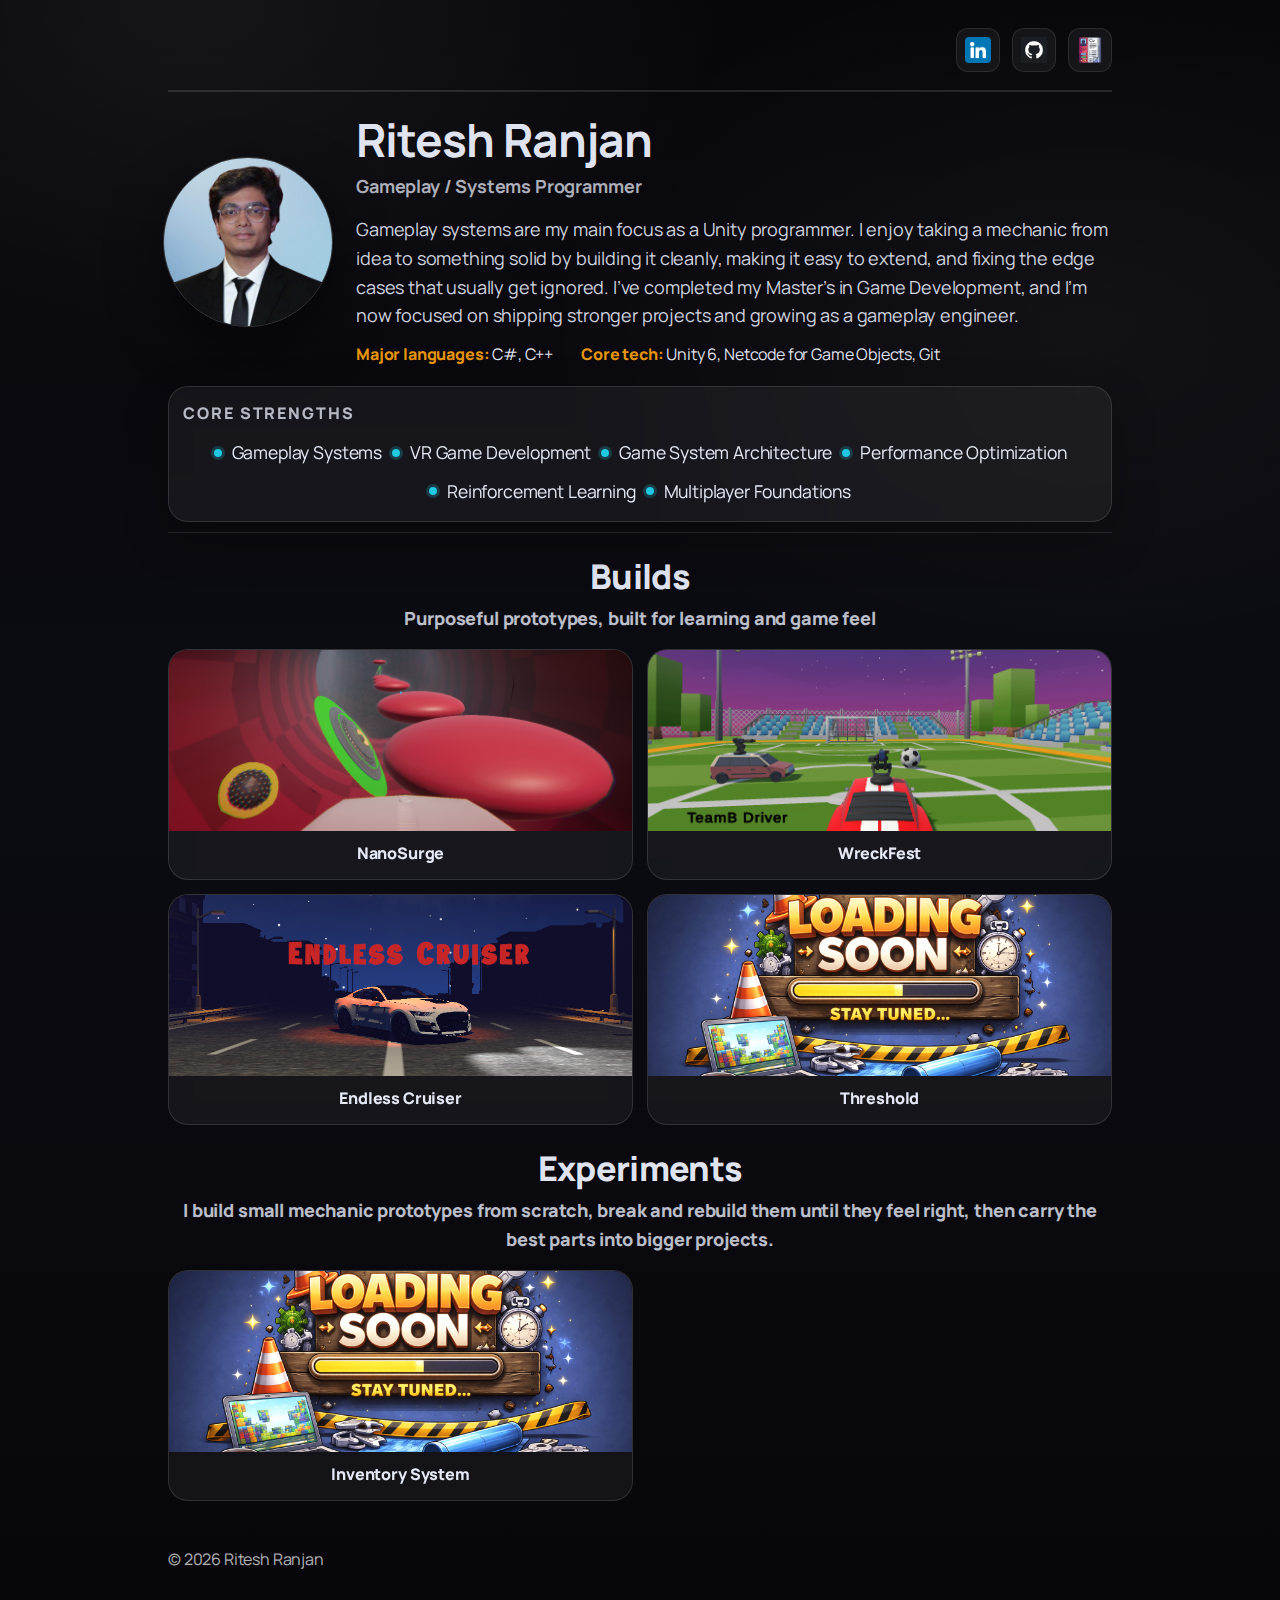
<file: Index.html>
<!doctype html>
<html lang="en">

<head>
  <meta charset="utf-8" />
  <meta name="viewport" content="width=device-width, initial-scale=1" />
  <title>Ritesh Ranjan — Game Developer Portfolio</title>
  <meta name="description" content="Gameplay / Systems Programmer — Unity, C# — Projects, experiments, and resume." />
  <link rel="preconnect" href="https://fonts.googleapis.com">
  <link rel="preconnect" href="https://fonts.gstatic.com" crossorigin>
  <link href="https://fonts.googleapis.com/css2?family=Manrope:wght@400;500;600;700;800&display=swap" rel="stylesheet">
  <link rel="stylesheet" href="style.css" />

</head>

<body>
  <div class="page">
    <header class="topbar">
      <div class="icon-row" aria-label="Social links">
        <a class="icon-link" href="https://www.linkedin.com/in/YOUR_LINKEDIN" target="_blank" rel="noreferrer">
          <img src="Assets/linkedin.png" alt="LinkedIn" />
        </a>
        <a class="icon-link" href="#" target="_blank" rel="noreferrer">
          <img src="Assets/icons8-github-48.png" alt="GitHub" />
        </a>
        <a class="icon-link" href="Assets/Ritesh_CV.pdf" target="_blank" rel="noreferrer">
          <img src="Assets/cv.png" alt="Resume PDF" />
        </a>
      </div>
    </header>
    <div class="divider"></div>
    <main id="home" class="content">
      <section id="top" class="hero">
        <div class="hero-left">
          <img class="profile-pic" src="Assets/Yea That's Me.png" alt="Ritesh Ranjan" />
        </div>
        <div class="hero-right">
          <h1>Ritesh Ranjan</h1>
          <p class="subtitle">Gameplay / Systems Programmer</p>

          <p>
            Gameplay systems are my main focus as a Unity programmer. I enjoy taking a mechanic from idea to something
            solid by building it cleanly,
            making it easy to extend, and fixing the edge cases that usually get ignored.
            I’ve completed my Master’s in Game Development, and I’m now focused on shipping stronger projects and
            growing as a gameplay engineer.
          </p>
          <div class="meta-row">
            <div class="meta-item"><span class="meta-label">Major languages:</span> C#, C++</div>
            <div class="meta-item"><span class="meta-label">Core tech:</span> Unity 6, Netcode for Game Objects, Git
            </div>
          </div>
        </div>
      </section>
      <section class="skill-snapshot">
        <div class="skill-title">Core strengths</div>
        <div class="pill-row-index">
          <span class="pill">Gameplay Systems</span>
          <span class="pill">VR Game Development</span>
          <span class="pill">Game System Architecture</span>
          <span class="pill">Performance Optimization</span>
          <span class="pill">Reinforcement Learning</span>
          <span class="pill">Multiplayer Foundations</span>
        </div>
      </section>
      <div class="divider"></div>
      <section id="builds" class="section">
        <h2 class="banner-title">Builds</h2>
        <p class="section-sub">Purposeful prototypes, built for learning and game feel</p>
        <div class="grid">
          <a id="proj-1" class="card" href="project.html?id=nanosurge" rel="noreferrer">
            <img class="thumb" src="Assets/FirstProjectImage.png" alt="NanoSurge" />
            <div class="card-body">
              <div class="card-title">NanoSurge</div>
            </div>
          </a>
          <a id="proj-2" class="card" href="project.html?id=wreckfest" rel="noreferrer">
            <img class="thumb" src="Assets/Wreckfest .png" alt="wreckfest" />
            <div class="card-body">
              <div class="card-title">WreckFest</div>
            </div>
          </a>
          <a id="proj-3" class="card" href="project.html?id=endlesscruiser" target="_blank" rel="noreferrer">
            <img class="thumb" src="Assets/EndlessCruiser.png" alt="endlesscruiser" />
            <div class="card-body">
              <div class="card-title">Endless Cruiser</div>
            </div>
          </a>
          <a id="proj-4" class="card" href="#" data-disabled="true" rel="noreferrer">
            <img class="thumb" src="Assets/Loading Soon.png" alt="Coming Soon" />
            <div class="card-body">
              <div class="card-title">Threshold</div>
            </div>
          </a>
        </div>
      </section>
      <section id="labs" class="section">
        <h2 class="banner-title">Experiments</h2>
        <p class="section-sub">I build small mechanic prototypes from scratch, break and rebuild them until they feel right, then carry the best parts into bigger projects.</p>
        <div class="grid">
          <a id="proj-1" class="card" href="#" data-disabled="true" rel="noreferrer">
            <img class="thumb" src="Assets/Loading Soon.png" alt="Project One thumbnail" />
            <div class="card-body">
              <div class="card-title">Inventory System</div>
            </div>
          </a>
          <!-- <a id="proj-2" class="card" href="project.html?id=wreckfest" rel="noreferrer">
            <img class="thumb" src="Assets/WreckFest.png" alt="Project two thumbnail" />
            <div class="card-body">
              <div class="card-title">WreckFest</div>
            </div>
          </a>
          <a id="proj-3" class="card" href="YOUR_PROJECT_3_LINK" target="_blank" rel="noreferrer">
            <img class="thumb" src="Assets/Endless Cruiser.png" alt="Project three thumbnail" />
            <div class="card-body">
              <div class="card-title">Endless Cruiser</div>
            </div>
          </a>
          <a id="proj-4" class="card" href="YOUR_PROJECT_4_LINK" target="_blank" rel="noreferrer">
            <img class="thumb" src="Assets/DSP.jpg" alt="Project four thumbnail" />
            <div class="card-body">
              <div class="card-title">The Last Illumination</div>
            </div>
          </a> -->
        </div>

      </section>

      <!-- <section id="about" class="about-panel">
        <div class="about-split">
          <div class="about-col">
            <h3>Skills</h3>
            <ul class="skill-list">
              <li><strong>Gameplay systems:</strong> weapofs, projectiles/hitscan, feel tuning</li>
              <li><strong>Architecture:</strong> interfacef, event-driven systems, modular design</li>
              <li><strong>Debugging:</strong> gizmos, overfays, logs</li>
              <li><strong>Optimization:</strong> profilingf GC reduction, frame-time focus</li>
            </ul>
          </div>

          <div class="about-divider" aria-hidden="true"></div>

          <div class="about-col">
            <h3>Tools</h3>
            <div class="pill-row">
              <span class="pill">Unity 6</span>
              <span class="pill">C#</span>
              <span class="pill">Input System</span>
              <span class="pill">Cinemachine</span>
              <span class="pill">Git</span>
              <span class="pill">Netcode (NGO)</span>
              <span class="pill">Profiler</span>
            </div>
          </div>
        </div>
      </section> -->

      <footer class="footer">
        <div>© <span id="year"></span> Ritesh Ranjan</div>
      </footer>
    </main>
  </div>
  <script>
    document.getElementById("year").textContent = new Date().getFullYear();
  </script>
  <script src="index.js"></script>
</body>

</html>
</file>
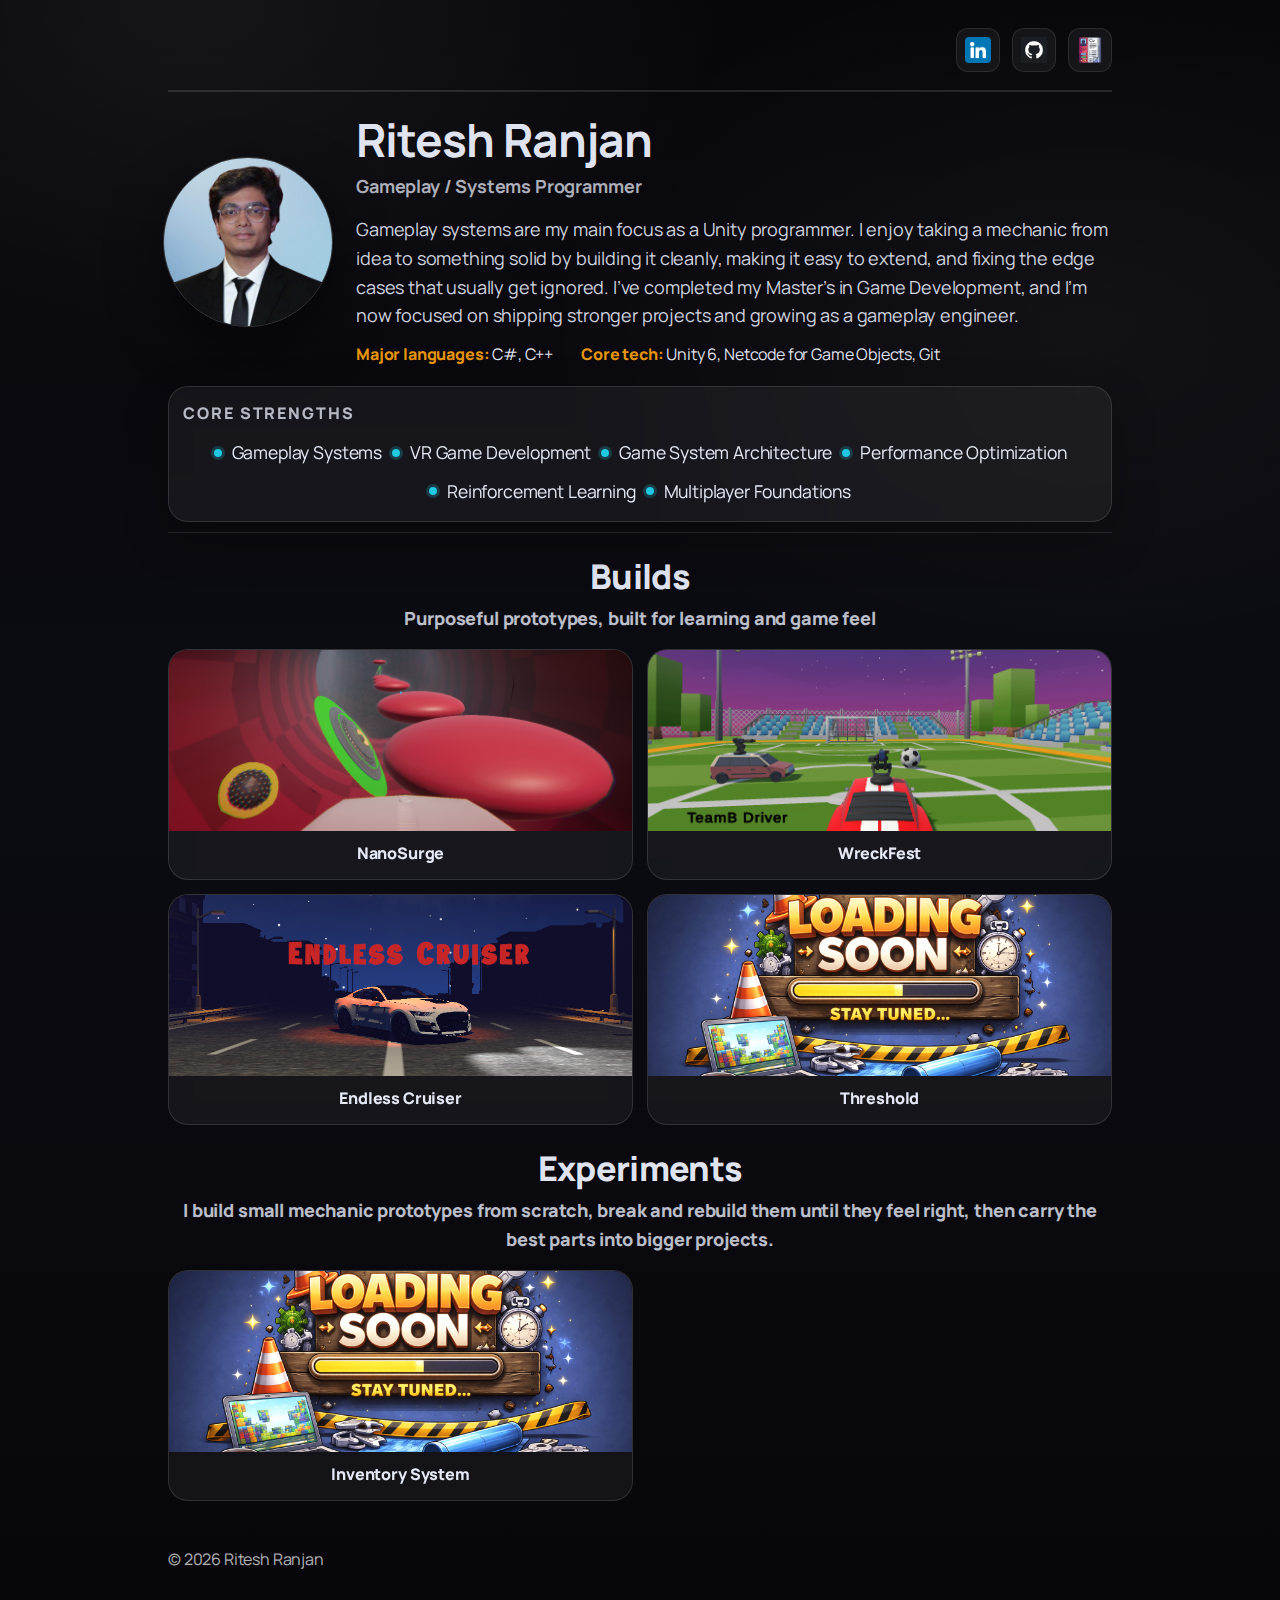
<file: index.html>
<!doctype html>
<html lang="en">

<head>
  <meta charset="utf-8" />
  <meta name="viewport" content="width=device-width, initial-scale=1" />
  <title>Ritesh Ranjan — Game Developer Portfolio</title>
  <meta name="description" content="Gameplay / Systems Programmer — Unity, C# — Projects, experiments, and resume." />
  <link rel="preconnect" href="https://fonts.googleapis.com">
  <link rel="preconnect" href="https://fonts.gstatic.com" crossorigin>
  <link href="https://fonts.googleapis.com/css2?family=Manrope:wght@400;500;600;700;800&display=swap" rel="stylesheet">
  <link rel="stylesheet" href="style.css" />

</head>

<body>
  <div class="page">
    <header class="topbar">
      <div class="icon-row" aria-label="Social links">
        <a class="icon-link" href="https://www.linkedin.com/in/ritesh-ranjan-04a306255/" target="_blank" rel="noreferrer">
          <img src="Assets/linkedin.png" alt="LinkedIn" />
        </a>
        <a class="icon-link" href="https://github.com/Riteshhhh11" target="_blank" rel="noreferrer">
          <img src="Assets/icons8-github-48.png" alt="GitHub" />
        </a>
        <a class="icon-link" href="Assets/Ritesh_CV.pdf" target="_blank" rel="noreferrer">
          <img src="Assets/cv.png" alt="Resume PDF" />
        </a>
      </div>
    </header>
    <div class="divider"></div>
    <main id="home" class="content">
      <section id="top" class="hero">
        <div class="hero-left">
          <img class="profile-pic" src="Assets/Yea That's Me.png" alt="Ritesh Ranjan" />
        </div>
        <div class="hero-right">
          <h1>Ritesh Ranjan</h1>
          <p class="subtitle">Gameplay / Systems Programmer</p>

          <p>
            Gameplay systems are my main focus as a Unity programmer. I enjoy taking a mechanic from idea to something
            solid by building it cleanly,
            making it easy to extend, and fixing the edge cases that usually get ignored.
            I’ve completed my Master’s in Game Development, and I’m now focused on shipping stronger projects and
            growing as a gameplay engineer.
          </p>
          <div class="meta-row">
            <div class="meta-item"><span class="meta-label">Major languages:</span> C#, C++</div>
            <div class="meta-item"><span class="meta-label">Core tech:</span> Unity 6, Netcode for Game Objects, Git
            </div>
          </div>
        </div>
      </section>
      <section class="skill-snapshot">
        <div class="skill-title">Core strengths</div>
        <div class="pill-row-index">
          <span class="pill">Gameplay Systems</span>
          <span class="pill">VR Game Development</span>
          <span class="pill">Game System Architecture</span>
          <span class="pill">Performance Optimization</span>
          <span class="pill">Reinforcement Learning</span>
          <span class="pill">Multiplayer Foundations</span>
        </div>
      </section>
      <div class="divider"></div>
      <section id="builds" class="section">
        <h2 class="banner-title">Builds</h2>
        <p class="section-sub">Purposeful prototypes, built for learning and game feel</p>
        <div class="grid">
          <a id="proj-1" class="card" href="project.html?id=nanosurge" rel="noreferrer">
            <img class="thumb" src="Assets/FirstProjectImage.png" alt="NanoSurge" />
            <div class="card-body">
              <div class="card-title">NanoSurge</div>
            </div>
          </a>
          <a id="proj-2" class="card" href="project.html?id=wreckfest" rel="noreferrer">
            <img class="thumb" src="Assets/Wreckfest .png" alt="wreckfest" />
            <div class="card-body">
              <div class="card-title">WreckFest</div>
            </div>
          </a>
          <a id="proj-3" class="card" href="project.html?id=endlesscruiser" target="_blank" rel="noreferrer">
            <img class="thumb" src="Assets/EndlessCruiser.png" alt="endlesscruiser" />
            <div class="card-body">
              <div class="card-title">Endless Cruiser</div>
            </div>
          </a>
          <a id="proj-4" class="card" href="#" data-disabled="true" rel="noreferrer">
            <img class="thumb" src="Assets/Loading Soon.png" alt="Coming Soon" />
            <div class="card-body">
              <div class="card-title">Threshold</div>
            </div>
          </a>
        </div>
      </section>
      <section id="labs" class="section">
        <h2 class="banner-title">Experiments</h2>
        <p class="section-sub">I build small mechanic prototypes from scratch, break and rebuild them until they feel right, then carry the best parts into bigger projects.</p>
        <div class="grid">
          <a id="proj-1" class="card" href="#" data-disabled="true" rel="noreferrer">
            <img class="thumb" src="Assets/Loading Soon.png" alt="Project One thumbnail" />
            <div class="card-body">
              <div class="card-title">Inventory System</div>
            </div>
          </a>
          <!-- <a id="proj-2" class="card" href="project.html?id=wreckfest" rel="noreferrer">
            <img class="thumb" src="Assets/WreckFest.png" alt="Project two thumbnail" />
            <div class="card-body">
              <div class="card-title">WreckFest</div>
            </div>
          </a>
          <a id="proj-3" class="card" href="YOUR_PROJECT_3_LINK" target="_blank" rel="noreferrer">
            <img class="thumb" src="Assets/Endless Cruiser.png" alt="Project three thumbnail" />
            <div class="card-body">
              <div class="card-title">Endless Cruiser</div>
            </div>
          </a>
          <a id="proj-4" class="card" href="YOUR_PROJECT_4_LINK" target="_blank" rel="noreferrer">
            <img class="thumb" src="Assets/DSP.jpg" alt="Project four thumbnail" />
            <div class="card-body">
              <div class="card-title">The Last Illumination</div>
            </div>
          </a> -->
        </div>

      </section>

      <!-- <section id="about" class="about-panel">
        <div class="about-split">
          <div class="about-col">
            <h3>Skills</h3>
            <ul class="skill-list">
              <li><strong>Gameplay systems:</strong> weapofs, projectiles/hitscan, feel tuning</li>
              <li><strong>Architecture:</strong> interfacef, event-driven systems, modular design</li>
              <li><strong>Debugging:</strong> gizmos, overfays, logs</li>
              <li><strong>Optimization:</strong> profilingf GC reduction, frame-time focus</li>
            </ul>
          </div>

          <div class="about-divider" aria-hidden="true"></div>

          <div class="about-col">
            <h3>Tools</h3>
            <div class="pill-row">
              <span class="pill">Unity 6</span>
              <span class="pill">C#</span>
              <span class="pill">Input System</span>
              <span class="pill">Cinemachine</span>
              <span class="pill">Git</span>
              <span class="pill">Netcode (NGO)</span>
              <span class="pill">Profiler</span>
            </div>
          </div>
        </div>
      </section> -->

      <footer class="footer">
        <div>© <span id="year"></span> Ritesh Ranjan</div>
      </footer>
    </main>
  </div>
  <script>
    document.getElementById("year").textContent = new Date().getFullYear();
  </script>
  <script src="index.js"></script>
</body>

</html>
</file>
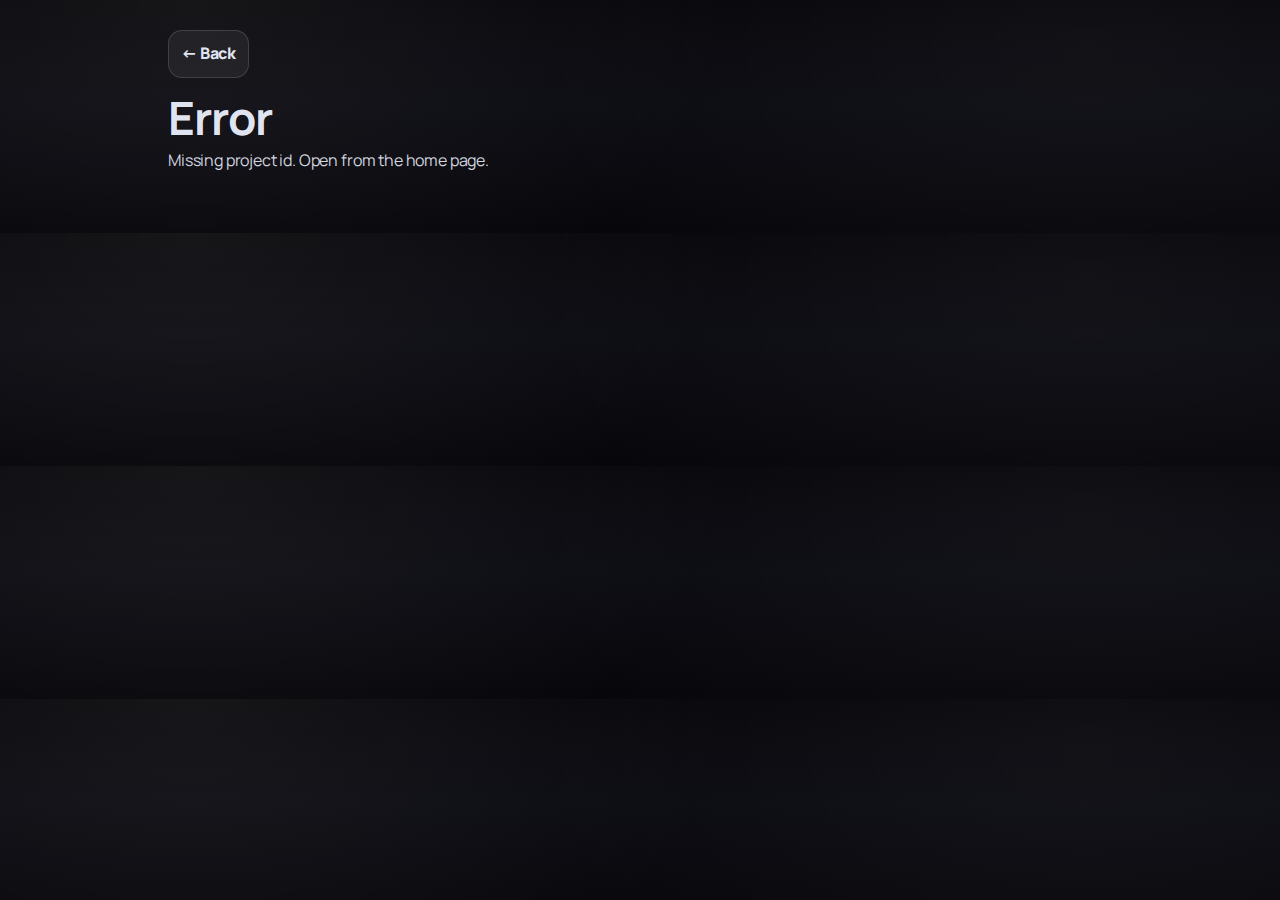
<file: project.html>
<!doctype html>
<html lang="en">
<head>
  <meta charset="utf-8" />
  <meta name="viewport" content="width=device-width, initial-scale=1" />
  <title>Project</title>
  <link rel="stylesheet" href="style.css" />
  <link rel="preconnect" href="https://fonts.googleapis.com">
  <link rel="preconnect" href="https://fonts.gstatic.com" crossorigin>
  <link href="https://fonts.googleapis.com/css2?family=Manrope:wght@400;500;600;700;800&display=swap" rel="stylesheet">
</head>

<body>
  <div class="page">
    <main class="content">
  <div class="project-top">
    <a class="back-btn" href="index.html" aria-label="Back to home">← Back</a>
  </div>

  <!-- Title -->
  <header class="project-header">
    <h1 id="projectTitle" class="project-title">Project Title</h1>
    <p id="projectSubtitle" class="project-subtitle">Subtitle</p>
  </header>

  <!-- HERO IMAGE (centered) -->
  <div class="project-hero-center" id="projectHeroMedia"></div>

  <!-- ABOUT -->
  <section class="project-about">
    <p id="projectOneLiner" class="project-oneliner"></p>

    <div id="projectStack" class="pill-row"></div>
    <div id="projectLinks" class="project-links"></div>
  </section>

  <div class="divider"></div>

  <!-- CONTENT FLOW (media then text, repeated) -->
  <section class="project-flow" id="projectFlow"></section>
  <p id="projectDevlog" class="project-devlog"></p>

  <div class="divider"></div>

  <!-- OPTIONAL GALLERY -->
  <!-- <section>
    <h2 class="section-h2">Gallery</h2>
    <div id="projectGallery" class="gallery"></div>
  </section> -->
</main>
  </div>

  <script src="project.js"></script>
</body>
</html>
</file>
<file: style.css>
:root{
  --bg: #0b1020;          /* deep navy background */
  --bg1:#070a14;
  --bg2:#0b1020;
  --surface: rgba(255,255,255,0.06);
  --card: rgba(255,255,255,0.08);
  --text: rgba(238,242,255,0.96);
  --muted: rgba(238,242,255,0.72);
  --line: rgba(255,255,255,0.12);
  --glass: rgba(255,255,255,0.05);
  --accent: #7c3aed;      /* purple accent */
  --accent2: #22c55e;     /* optional secondary */
  --shadow: 0 18px 50px rgba(0,0,0,0.35);
  --radius: 18px;
  --max: 980px;
  --accent: rgba(34,211,238,0.35);
  --font: "Manrope", system-ui, Segoe UI, Roboto, Arial, sans-serif;
}

*{ box-sizing:border-box; }
html{ margin:0; padding:0;
  scroll-behavior: smooth;
 }

body{
   -webkit-font-smoothing: antialiased;
  -moz-osx-font-smoothing: grayscale;
  text-rendering: optimizeLegibility;
  margin:0;
  Font-family: var(--font);
  color: var(--text);
  background:
    /* radial-gradient(1100px 650px at 12% 0%, rgba(34,211,238,0.28), transparent 60%),
    radial-gradient(900px 600px at 88% 18%, rgba(59,130,246,0.18), transparent 62%), //teal color bg
    linear-gradient(180deg, #050813 0%, #070b17 45%, #040611 100%); */
    
    radial-gradient(900px 600px at 15% 0%, rgba(255,255,255,0.06), transparent 60%),
    radial-gradient(900px 600px at 85% 20%, rgba(255,255,255,0.035), transparent 62%),
    linear-gradient(180deg, #07070b 0%, #0b0b12 45%, #07070b 100%);

  line-height: 1.6;
  letter-spacing: -0.01em;
   scroll-snap-type: y mandatory;
}
h1{
  margin: 12px 0 6px;
  font-size: 46px;
  line-height: 1.05;
  font-weight: 700;
  letter-spacing: -0.02em;
  /* color: var(--highlight);   */
}
.meta-row{
  display: flex;
  gap: 28px;
  flex-wrap: wrap;
  align-items: baseline;
}
.meta-label{
  color: rgba(245,158,11,0.95); /* orange-yellow */
  font-weight: 800;
}

.meta-item{
  white-space: nowrap;     /* keeps label + small lists on one line */
}

@media (max-width: 820px){
  .meta-item{ white-space: normal; } /* allow wrapping on mobile */
}

h2{
  margin: 30px 0 10px;
  font-size: 28px;
  line-height: 1.15;
  font-weight: 900;
  letter-spacing: -0.02em;
}
a{
  color: var(--text);
}
.page{
  max-width: var(--max);
  margin: 0 auto;
  padding: 28px 18px 48px;
}
.divider{
  border-top: 1px solid var(--line);
  margin: 22px 0;
  opacity: 0.9;
}
.topbar{
  display:flex;
  justify-content:flex-end;
  align-items:center;
  gap: 12px;
  padding-bottom: 18px;
  border-bottom: 1px solid var(--line);
}

.icon-row{
  display:flex;
  gap:12px;
  align-items:center;
}
.icon-link img{
  width: 26px;
  height: 26px;
  display:block;
  object-fit: contain;
}
.icon-link{
  display:inline-flex;
  align-items: center;
  justify-content: center;
  padding: 8px;
  width: 44px;
  height: 44px;
  border-radius: 12px;
  border: 1px solid rgba(255,255,255,0.10);
  background: rgba(255,255,255,0.05);
  transition: transform .12s ease, box-shadow .12s ease, border-color .12s ease;
}
.icon-link:hover{
  transform: translateY(-1px);
  box-shadow: var(--shadow);
  border-color: var(--accent);
}

.nav{
  background: #111827; 
  border: none;
  border-radius: 16px;
  padding: 12px 14px;
}
.nav a{ color: #e5e7eb; }

.nav a:hover{ background: rgba(255,255,255,.10); }

.nav-group{ display:flex; flex-direction:column; gap:6px; }
.nav-title{ color: rgba(229,231,235,.7); }
.hero{
  display: grid;
  grid-template-columns: 160px 1fr;
  gap: 28px;
  align-items: center;
}


.hero-left{
  display:flex;
  justify-content:center;
  align-items:center;
}
.hero-right{
  min-width: 0;             
}
.profile-pic{
  width: 170px;
  height: 170px;
  border-radius: 999px;
  object-fit: cover;
  display: block;
  object-position: 50% 35%;
  border: 1px solid rgba(255,255,255,0.18);
  box-shadow: 0 22px 60px rgba(0,0,0,0.45);
}
@media (max-width: 640px){
  .profile-pic{
    width: 120px;
    height: 120px;
  }
}
.hero-right h1{
  margin: 0 0 8px;
}
.hero-right p{
  max-width: 70ch;      
  font-size: large;     
}
.meta{
  color: rgba(238,242,255,0.78);
  font-size: 14px;
  margin-top: 10px;
}

/* Mobile: stack photo above text */
@media (max-width: 640px){
  .hero{
    grid-template-columns: 1fr;
    justify-items: start;
  }
  .profile-pic{
    width: 96px;
    height: 96px;
  }
}

.nav-links{
  display:flex;
  flex-wrap:wrap;
  gap:10px 14px;
}

.divider{
  border-top: 1px solid var(--line);
  margin: 0px 0 22px;
}

.content{ padding-top: 2px; }

.intro h1{
  margin: 0 0 4px;
  font-size: 34px;
  letter-spacing: .2px;
}
.subtitle{
  margin: 0 0 14px;
  color: var(--muted);
  font-weight: 700;
}
p{
  margin: 0 0 12px;
  color: rgba(238,242,255,0.88);
}
.lead{
  margin: 0 0 14px;
  max-width: 70ch;
}
.meta{
  flex-wrap:wrap;
  color: var(--muted);
  font-size: 14px;
}
.meta span{ color: var(--text); font-weight:700; }

.section{ margin-top: 26px; }

.banner{
  width: 50%;
  height: auto;
  display:block;
  margin: 10px 0 14px;
}
.banner-title{
  text-align: center;
  margin: 0 0 10px;
  font-size: 34px;
  font-weight: 950;
  letter-spacing: -0.02em;
  line-height: 1.05;
  /* display: flex;
  justify-content: center;
  align-items: center; */
}
.section-sub{
  /* display: flex;
  justify-content: center;
  align-items: center; */
  text-align: center;
  margin: 0 0 16px;
  color: rgba(238,242,255,0.78);
  max-width: 80ch;
  font-size: large;
  font-weight: 900;
}
.grid{
  display:grid;
  grid-template-columns: repeat(2, minmax(220px, 1fr));
  gap: 14px;
  align-items: start;
}

.card{
  border-radius: 20px;
  border: 1px solid rgba(255,255,255,0.12);
  background: rgba(255,255,255,0.05);
  overflow: hidden;
  text-decoration: none;
  color: var(--text);
  backdrop-filter: blur(10px);
  transition: transform .18s ease, box-shadow .18s ease, border-color .18s ease;
  transform: scale(1);
  position: relative;
}
.card:hover{
  transform: scale(1.02);
  box-shadow: var(--shadow);
  border-color: var(--accent);
  border-radius: 20px;
  border-width: 1px;
  z-index: 3;
}
.thumb{
  width: 100%;
  aspect-ratio: 23 / 9;
  height: auto;           
  object-fit: cover;      
  object-position: center;
  display: block;
}

.thumb-wrap{
  position: relative;
  width: 100%;
  aspect-ratio: 16 / 9;   /* consistent card media shape */
  overflow: hidden;
}

.thumb-title{
  font-size: 18px;
  font-weight: 900;
  letter-spacing: -0.01em;
}
.thumb-overlay{
  padding: 14px 14px 12px;
}
.thumb-sub{
  margin-top: 4px;
  font-size: 13px;
  color: var(--muted);
}
.card-body{
  display: flex;
  justify-content: center;
  align-items: center;
  padding: 10px 14px;
}
.card-title{
  font-weight: 800;
  margin-bottom: 2px;
}
.card-sub{
  color: var(--muted);
  font-size: 13px;
  margin-bottom: 8px;
}
.card-text{
  color: var(--text);
  font-size: 14px;
}

.labs{
  display:grid;
  grid-template-columns: repeat(auto-fit, minmax(260px, 1fr));
  gap: 16px;
}
.lab{
  border-radius: 18px;
  border: 1px solid rgba(255,255,255,0.12);
  background: rgba(255,255,255,0.05);
  backdrop-filter: blur(10px);
  box-shadow: 0 18px 45px rgba(0,0,0,0.25);
  padding: 14px 14px 16px;
  transition: transform .14s ease, box-shadow .14s ease, border-color .14s ease;
}
.lab:hover{
  transform: translateY(-2px);
  box-shadow: 0 22px 55px rgba(0,0,0,0.35);
  border-color: var(--accent);
  border-radius: 20px;
  border-width: 1px;
}
.lab-title{
  font-weight: 900;
  font-size: 18px;
  margin: 0 0 6px;
  color: rgba(238,242,255,0.96);
}
.lab-text{
  margin: 0 0 12px;
  font-size: 14px;
  color: rgba(238,242,255,0.78);
  line-height: 1.45;
}
.lab-links{
  display:flex;
  gap: 12px;
}
.lab-links a{
  text-decoration: none;
  font-weight: 800;
  font-size: 14px;
  color: rgba(238,242,255,0.95);
  padding: 7px 10px;
  border-radius: 999px;
  border: 1px solid rgba(255,255,255,0.14);
  background: rgba(255,255,255,0.06);
  transition: transform .12s ease, box-shadow .12s ease, border-color .12s ease;
}
.lab-links a:hover{
  transform: translateY(-1px);
  box-shadow: 0 14px 35px rgba(0,0,0,0.28);
  border-color: rgba(255,255,255,0.22);
}
.lab a{
  color: var(--text);
  text-decoration: underline;
}
.about-panel, .skills-panel{
  border-radius: 20px;
  border: 1px solid rgba(255,255,255,0.12);
  background: rgba(255,255,255,0.04);
  backdrop-filter: blur(10px);
  box-shadow: 0 18px 45px rgba(0,0,0,0.25);
  padding: 16px 16px 18px;
}
/* Small skills row near intro */
.skill-snapshot{
  margin: 18px 0 10px;
  padding: 14px 14px 16px;
  border-radius: 20px;
  border: 1px solid var(--line);
  background: var(--glass);
  backdrop-filter: blur(10px);
  box-shadow: 0 18px 45px rgba(0,0,0,0.25);
}

.skill-title{
  font-weight: 800;
  letter-spacing: 0.12em;
  font-size: 16px;
  color: rgba(238,242,255,0.75);
  margin-bottom: 12px;
  text-transform: uppercase;
}

.pill-row{
  display:flex;
  justify-content: center;
  align-items: center;
  flex-wrap:wrap;
  gap: 10px 10px;
  font-size: 1.3em;
}
.pill-row-index{
  display:flex;
  justify-content: center;
  align-items: center;
  flex-wrap:wrap;
  gap: 10px 10px;
  font-size: 1.1em;

}
.pill{
  display: inline-flex;
  align-items: center;
  gap: 10px;
}

/* .pill:hover{
  transform: translateY(-1px);
  box-shadow: 0 14px 35px rgba(0,0,0,0.28);
  border-color: rgba(255,255,255,0.22);
  background:
    linear-gradient(180deg, rgba(124,58,237,0.18), rgba(255,255,255,0.06));
} */
.pill::before{
  content: "";
  width: 8px;
  height: 8px;
  min-width: 8px;
  min-height: 8px;
  border-radius: 999px;
  background: rgba(34,211,238,0.95);
  box-shadow: 0 0 0 3px rgba(34,211,238,0.20);
}

/* Full Skills section (different from project cards) */
.skills-panel{
  margin-top: 26px;
  padding: 16px 16px 18px;
  border: 1px solid var(--line);
  border-radius: 18px;
  background:
    radial-gradient(900px 250px at 20% 0%, rgba(37,99,235,.10), transparent 60%),
    rgba(0,0,0,0.015);
}

.skills-head h2{
  margin: 0 0 4px;
  font-size: 22px;
}
.skills-head p{
  margin: 0 0 14px;
  color: var(--muted);
  font-size: 14px;
}

.skills-grid{
  display:grid;
  width: 100%;
  grid-template-columns: repeat(auto-fit, minmax(240px, 1fr));
  gap: 14px;
}

.skills-col{
  padding: 12px 12px 14px;
  border-radius: 16px;
  border: 1px solid var(--line);
  background: rgba(255,255,255,0.65);
}

.skills-col h3{
  margin: 0 0 8px;
  font-size: 15px;
}
.skills-col ul{
  margin: 0;
  padding-left: 18px;
}
.skills-col li{
  margin: 6px 0;
  color: var(--text);
  font-size: 14px;
}

.footer{
  border-top: none;
  margin-top: 28px;
  padding: 18px 0 0;
  color: rgba(255, 255, 255, 0.7);
}
.project-hero{
  display:grid;
  grid-template-columns: 1.2fr 1fr;
  gap: 18px;
  align-items: start;
}

@media (max-width: 820px){
  .project-hero{ grid-template-columns: 1fr; }
}

.project-hero-img{
  width: 100%;
  height: 360px;
  object-fit: cover;
  display:block;
  border-radius: 18px;
  border: 1px solid rgba(255,255,255,0.12);
  background: rgba(255,255,255,0.05);
}

.project-type{
  display:inline-block;
  font-size: 11px;
  letter-spacing: .18em;
  font-weight: 900;
  padding: 6px 10px;
  border-radius: 999px;
  border: 1px solid rgba(255,255,255,0.10);
  background: rgba(255,255,255,0.04);
  color: rgba(238,242,255,0.75);
  margin-bottom: 10px;
}

.project-links{
  display:flex;
  gap: 10px;
  flex-wrap: wrap;
  margin-top: 12px;
}
.project-link-btn{
  display:inline-block;
  padding: 10px 12px;
  border-radius: 14px;
  border: 1px solid rgba(255,255,255,0.16);
  background: rgba(255,255,255,0.08);
  color: rgba(238,242,255,0.96);
  text-decoration:none;
  font-weight: 900;
}

.project-link-btn:hover{
  box-shadow: 0 22px 55px rgba(0,0,0,0.35);
border-color: var(--accent);
}

body.no-scroll{
  overflow: hidden;
}
@media (max-width: 520px){
  .intro h1{ font-size: 28px; }
  .thumb{ height: 140px; }
  .grid{grid-template-columns: 1fr;}
}
/* --- Project page layout --- */
.project-top { margin: 10px 0 18px; }

.back-btn{
  display:inline-block;
  padding: 10px 12px;
  border-radius: 14px;
  border: 1px solid rgba(255,255,255,0.14);
  background: rgba(255,255,255,0.06);
  text-decoration:none;
  font-weight: 900;
  color: rgba(238,242,255,0.95);
}


@media (max-width: 900px){
  .project-hero{ grid-template-columns: 1fr; }
}

.project-hero-media > img,
.project-hero-media > video{
  width:100%;
  height: 360px;
  object-fit: cover;
  border-radius: 18px;
  border: 1px solid rgba(255,255,255,0.12);
  background: rgba(255,255,255,0.05);
  display:block;
}

.project-title{ margin:0 0 8px; }
.project-subtitle{ margin:0 0 10px; opacity: .9; }
.project-oneliner{ margin:0 0 14px; opacity: .9; text-align: center; font-size: 1.3em; }

.project-type{
  display:inline-block;
  font-size: 11px;
  letter-spacing: .18em;
  font-weight: 900;
  padding: 6px 10px;
  border-radius: 999px;
  border: 1px solid rgba(255,255,255,0.10);
  background: rgba(255,255,255,0.04);
  color: rgba(238,242,255,0.75);
  margin-bottom: 10px;
}







.project-section{ margin: 18px 0; }
.section-h2{ margin: 0 0 10px; }

.bullets{ margin: 0; padding-left: 18px; }
.bullets li{ margin: 8px 0; }

/* --- Feature blocks (media + text like your examples) --- */
.feature-stack{
  display:flex;
  flex-direction: column;
  gap: 18px;
}

.feature-row{
  display:grid;
  grid-template-columns: 1.15fr 1fr;
  gap: 16px;
  align-items: center;
  padding: 14px;
  border-radius: 18px;
  border: 1px solid rgba(255,255,255,0.12);
  background: rgba(255,255,255,0.05);
}

.feature-row.reverse{
  grid-template-columns: 1fr 1.15fr;
}

.feature-row.reverse .feature-media{ order: 2; }
.feature-row.reverse .feature-text{ order: 1; }

@media (max-width: 900px){
  .feature-row, .feature-row.reverse{
    grid-template-columns: 1fr;
  }
  .feature-row.reverse .feature-media,
  .feature-row.reverse .feature-text{
    order: initial;
  }
}

.feature-image, .feature-video{
  width: 100%;
  height: 260px;
  object-fit: cover;
  border-radius: 16px;
  border: 1px solid rgba(255,255,255,0.12);
  background: rgba(0,0,0,0.25);
  display:block;
}

.feature-title{
  margin: 0 0 8px;
  font-size: 18px;
  font-weight: 950;
}

.feature-desc{
  margin: 0;
  opacity: .9;
  line-height: 1.55;
}
.project-header{
  text-align: center;
  margin: 10px 0 16px;
}

.project-hero-center{
  display:flex;
  justify-content:center;
  margin: 18px 0 18px;
}

.hero-image{
  width: min(980px, 100%);
  /* height: 360px; */
  object-fit: cover;
  border-radius: 18px;
  border: 1px solid rgba(255,255,255,0.12);
  display:block;
}

.hero-video{
  width: min(980px, 100%);
  height: 420px;
  border-radius: 18px;
  border: 1px solid rgba(255,255,255,0.12);
  background: rgba(0,0,0,0.25);
  display:block;
}

.project-about{
  width: min(980px, 100%);
  margin: 0 auto;
}

.project-oneliner{
  margin: 0 0 12px;
  line-height: 1.6;
  opacity: .95;
}

.project-flow{
  width: min(980px, 100%);
  margin: 0 auto;
  display:flex;
  flex-direction: column;
  gap: 14px;
}
.project-devlog{
  margin: 10px auto 0;
  max-width: 900px;
  text-align: center;
  opacity: 0.9;
}

.devlog-link{
  font-weight: 700;
  text-decoration: underline;
}
.devlog-link:hover{
  opacity: 1;
}

.flow-image{
  width: 100%;
  /* height: 420px; */
  object-fit: cover;
  border-radius: 16px;
  border: 1px solid rgba(255,255,255,0.12);
  display:block;
}

.flow-video{
  width: 100%;
  border-radius: 16px;
  border: 1px solid rgba(255,255,255,0.12);
  background: rgba(0,0,0,0.25);
  display:block;
}

.flow-text{
  padding: 0;   /* no boxes */
  margin: 0 0 6px;
}

.flow-title{
  margin: 4px 0 6px;
  font-size: 1.17rem;
  font-weight: 950;
  text-align: center;
  font-size: 21px;
}

.flow-desc{
  margin: 0;
  opacity: .92;
  line-height: 1.65;
  text-align: center;
  font-size: 1.3rem;
}
.card-disabled{
  cursor: not-allowed;
  opacity: 0.85;
}


.about-split{
  display: grid;
  grid-template-columns: 1fr auto 1fr;
  gap: 22px;
  margin-top: 18px;
  align-items: start;
}

.about-col h3{
  margin: 0 0 10px;
  letter-spacing: .02em;
}

.about-divider{
  width: 1px;
  height: 100%;
  background: rgba(255,255,255,0.10);
  border-radius: 999px;
}

.skill-list{
  margin: 0;
  padding-left: 18px;
  line-height: 1.7;
  opacity: .95;
}

.skill-list li{
  margin: 8px 0;
}
.flow-media-row{
  display: flex;
  gap: 18px;
  justify-content: center;
  align-items: stretch;

  /* controls how "small" the whole pair is */
  max-width: 980px;
  margin: 18px auto;
}

.flow-media-row > *{
  flex: 1 1 0;
  min-width: 0; /* prevents overflow */
}
.flow-devlog{
display: flex;
justify-content: center;
align-items: center;
}
.flow-devlog a{
margin-top: 2px;
color: red;
font-size: large;

}
/* Force equal size + nice crop */
.flow-media-row .flow-image,
.flow-media-row .flow-video{
  width: 100%;
  height: 260px;          /* <-- change this to 220/240/280 as you like */
  object-fit: cover;
  border-radius: 18px;
  display: block;
}
@media (max-width: 720px){
  .flow-media-row{ grid-template-columns: 1fr; }
}
/* Project page: media overlay + side-by-side row */

.flow-media-wrap,
.hero-media-wrap {
  position: relative;
  width: 100%;
}

.media-badge {
  position: absolute;
  top: 12px;
  left: 12px;
  z-index: 2;
  padding: 6px 10px;
  border-radius: 999px;
  font-size: 14px;
  font-weight: 600;
  letter-spacing: 0.2px;
  background: rgba(0,0,0,0.55);
  border: 1px solid rgba(255,255,255,0.16);
  backdrop-filter: blur(10px);
}
/* Media wrapper so badge can sit ON the media */
.hero-media,
.flow-media {
  position: relative;
  overflow: hidden;
  border-radius: 18px;
}

/* Make images/videos behave like “cover” so different sizes still fit nicely */
.hero-image,
.flow-image,
.hero-video,
.flow-video {
  display: block;
  width: 100%;
  height: 100%;
  object-fit: cover;
}

/* Your "In-Engine picture" badge overlay */
.media-badge {
  position: absolute;
  top: 12px;
  left: 12px;
  padding: 6px 10px;
  border-radius: 999px;
  font-size: 13px;
  font-weight: 600;
  color: rgba(255,255,255,0.9);
  background: rgba(0,0,0,0.55);
  border: 1px solid rgba(255,255,255,0.15);
  backdrop-filter: blur(6px);
  -webkit-backdrop-filter: blur(6px);
}

/* Side-by-side media row sizing (smaller + equal) */
.flow-media-row {
  display: grid;
  grid-template-columns: repeat(2, minmax(0, 1fr));
  gap: 18px;
  max-width: 920px;   /* reduce this if you want even smaller */
  margin: 18px auto;
}

.flow-media-row .flow-media {
  aspect-ratio: 16 / 9;   /* keeps both equal height */
}

.flow-media-row {
  display: flex;
  gap: 18px;
  justify-content: center;
  align-items: stretch;
  width: 100%;
}

.flow-media-row .flow-media-wrap {
  flex: 1 1 0;
  max-width: 520px; /* keeps them from becoming huge */
}

/* Make both media equal size inside row */
.flow-media-row .flow-image,
.flow-media-row .flow-video {
  width: 100%;
  aspect-ratio: 16 / 9;
  object-fit: cover;
  border-radius: 18px;
  display: block;
}
/* Only videos/iframes get forced aspect ratio */
.hero-media.is-video,
.flow-media.is-video {
  aspect-ratio: 16 / 9;
}

/* Make video + iframe fill the wrapper */
.hero-media.is-video .hero-video,
.flow-media.is-video .flow-video,
.hero-media.is-video iframe.hero-video,
.flow-media.is-video iframe.flow-video {
  width: 100%;
  height: 100%;
  display: block;
}

/* Remove the fixed height ONLY for video elements */
video.hero-video {
  height: 100% !important;
  object-fit: contain; /* change to 'cover' if you want cropping */
}


@media (max-width: 820px){
  .about-split{
    grid-template-columns: 1fr;
  }
  .about-divider{
    display: none;
  }
}
</file>
